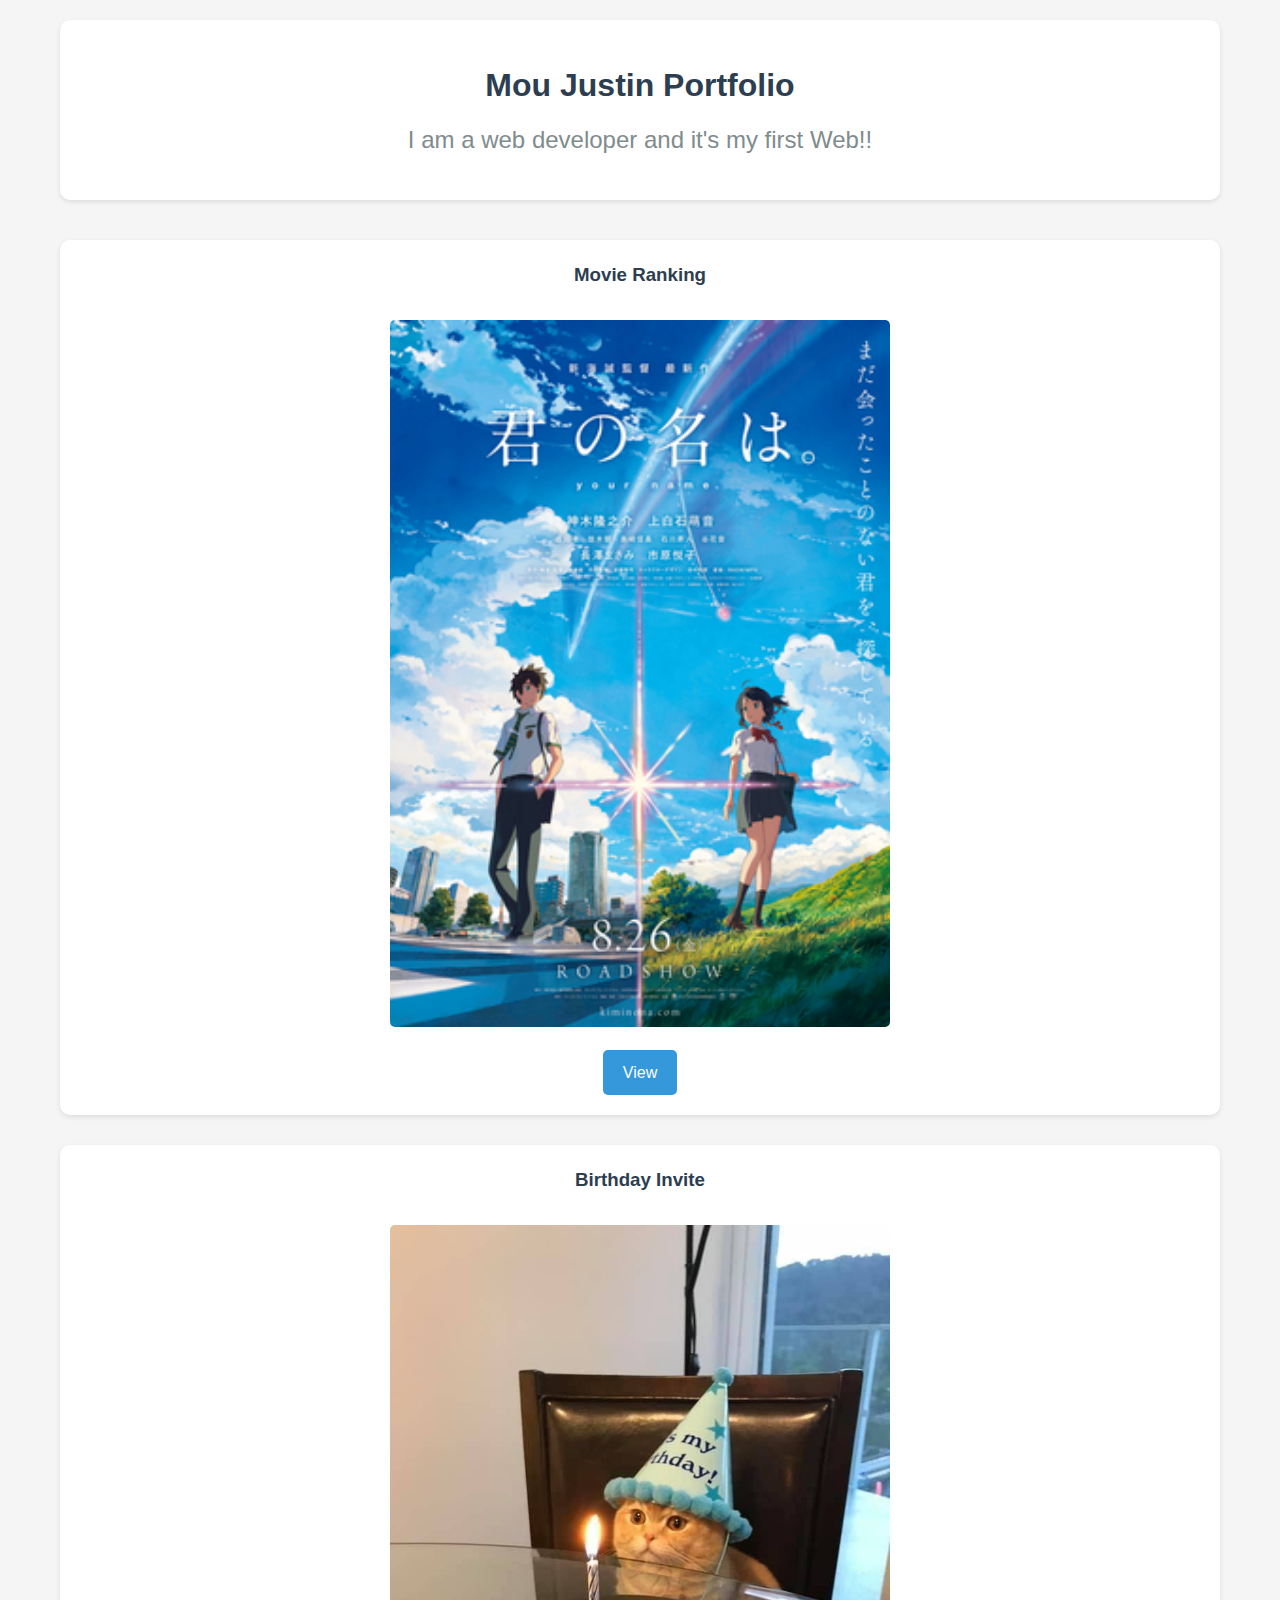
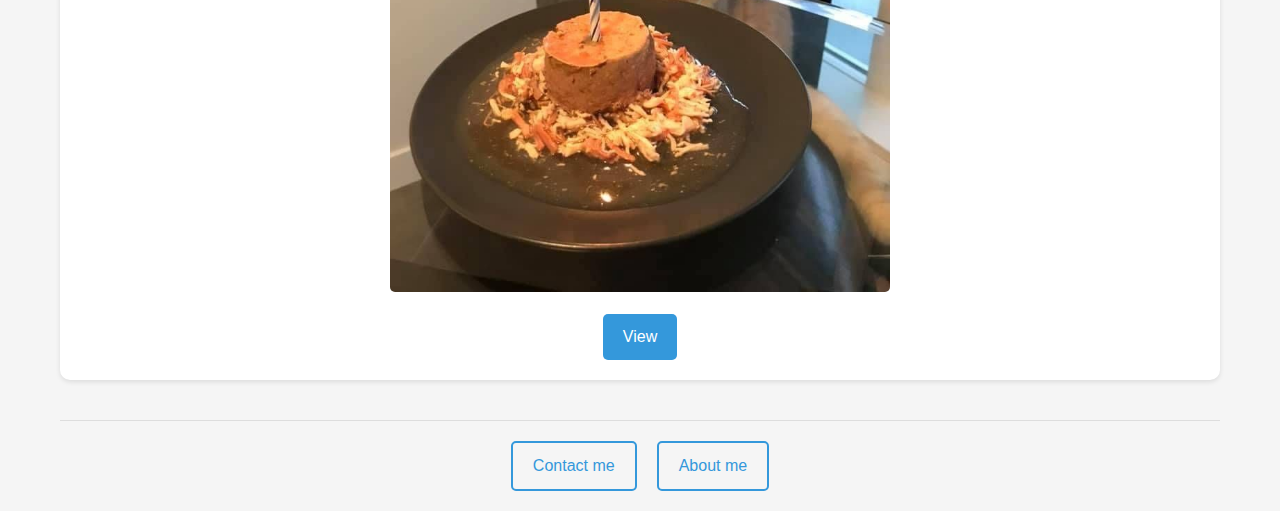
<file: index.html>
<!DOCTYPE html>
<html lang="en">
<head>
    <meta charset="UTF-8">
    <meta name="viewport" content="width=device-width, initial-scale=1.0">
    <link rel="stylesheet" href="./style.css">
    <title>Mou Justin Portfolio</title>
</head>
<body>
    <header>
        <h1>Mou Justin Portfolio</h1>
        <h2>I am a web developer and it's my first Web!!</h2>
    </header>
    
    <main>
        <section class="projects">
            <div class="project-card">
                <h3>Movie Ranking </h3>
                <img class="fit-picture" src="./assets/images/kiminonawa.png" alt="Kimi no Nawa">
                <br>
                <a href="./public/movie-ranking.html" class="project-link">View </a>
            </div>

            <div class="project-card">
                <h3>Birthday Invite </h3>
                <img class="fit-picture" src="./assets/images/cat.jpg" alt="Cat">
                <br>
                <a href="./public/birthday-invite.html" class="project-link">View </a>
            </div>
        </section>
    </main>

    <footer>
        <div class="nav-links">
            <a href="./public/contact.html">Contact me</a>
            <a href="./public/about.html">About me</a>
        </div>
    </footer>
</body>
</html>
</file>
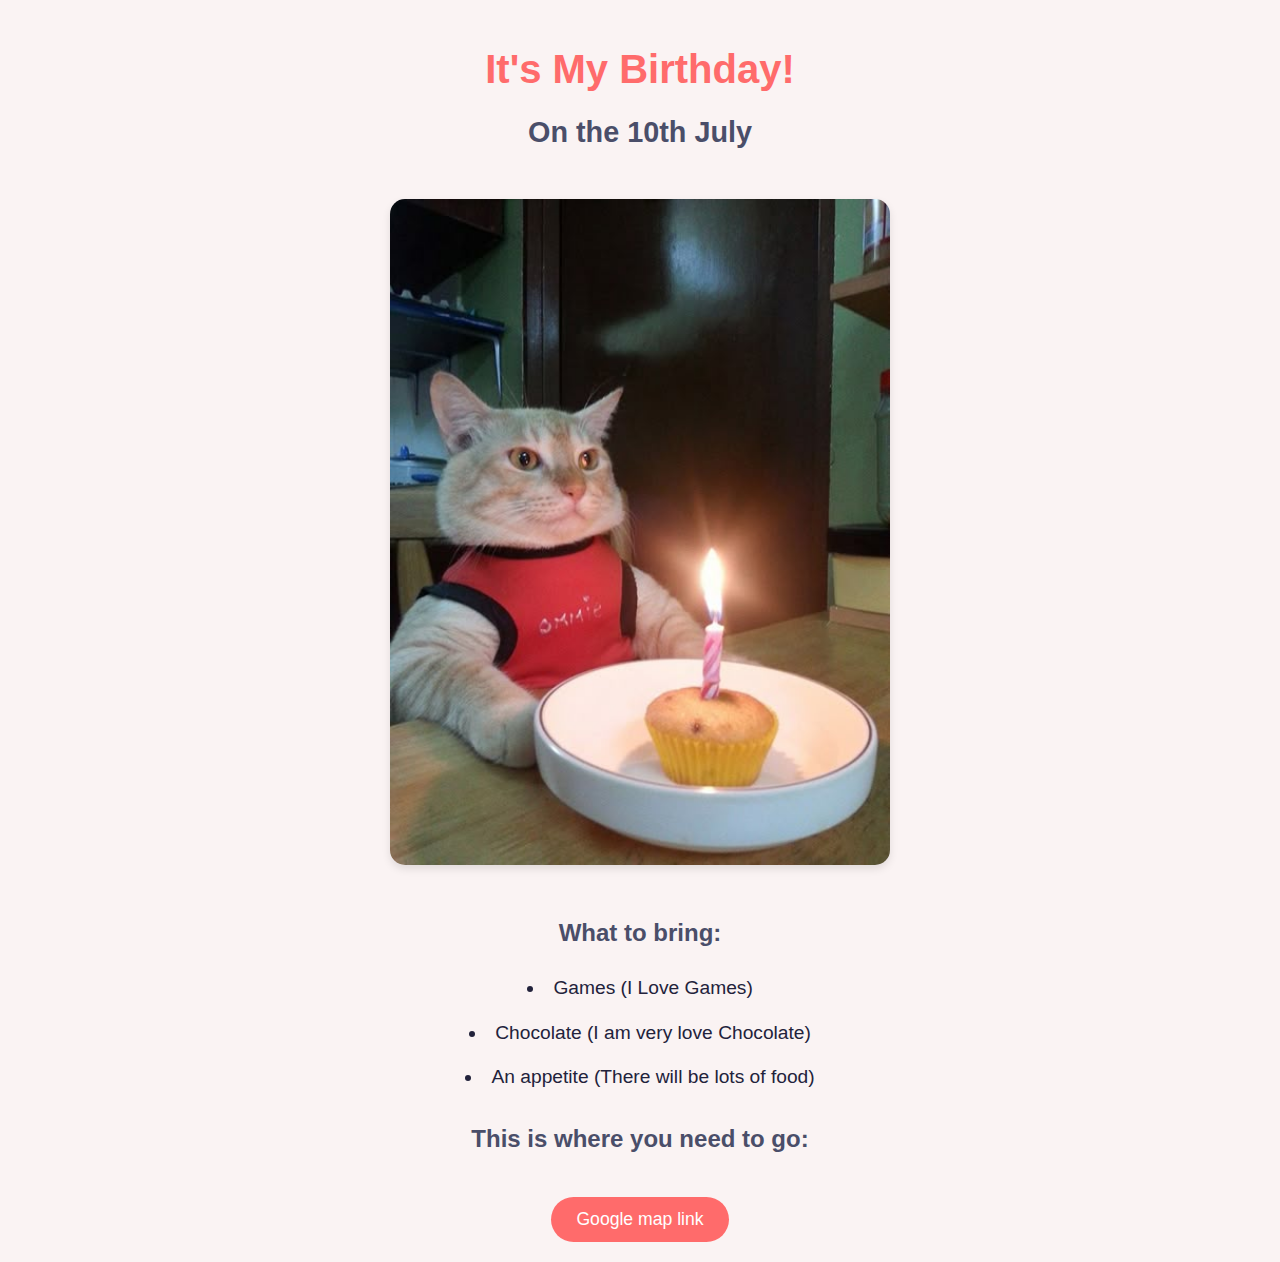
<file: public/birthday-invite.html>
<!DOCTYPE html>
<html lang="en">
<head>
    <meta charset="UTF-8">
    <meta name="viewport" content="width=device-width, initial-scale=1.0">
    <link rel="stylesheet" href="./birthday.css">
    <title>Birthday Invitation</title>
</head>
<body>
    <div class="invitation">
        <h1>It's My Birthday!</h1>
        <h2>On the 10th July</h2>

        <img src="../assets/images/catbirthday.jpg" alt="Cat Birthday" />

        <h3>What to bring:</h3>
        <ul>
            <li>Games (I Love Games)</li>
            <li>Chocolate (I am very love Chocolate)</li>
            <li>An appetite (There will be lots of food)</li>
        </ul>

        <h3>This is where you need to go:</h3>
        <a href="https://g.co/kgs/NZhKRcn">Google map link</a>
    </div>
</body>
</html>
</file>
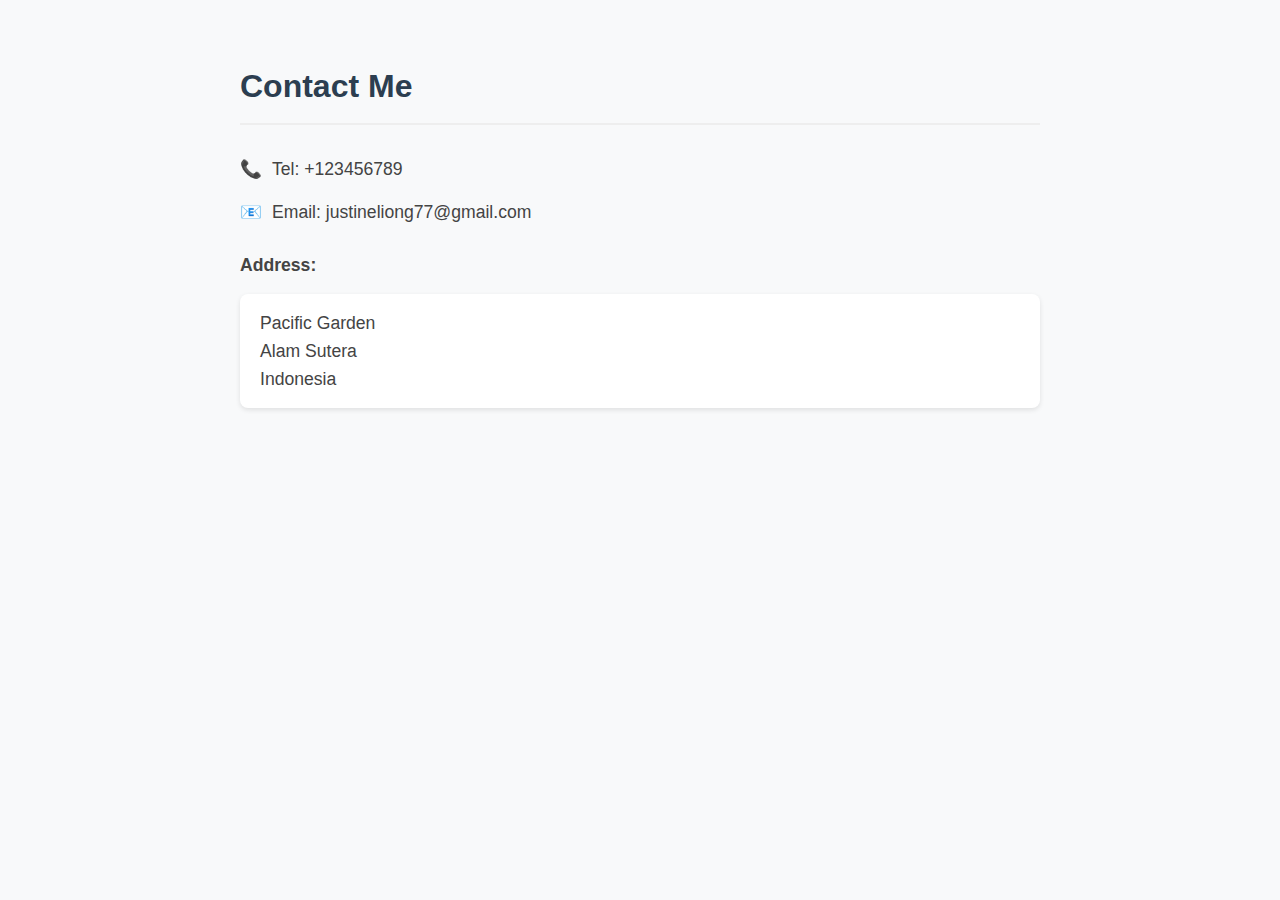
<file: public/contact.html>
<!DOCTYPE html>
<html lang="en">
<head>
    <meta charset="UTF-8">
    <meta name="viewport" content="width=device-width, initial-scale=1.0">
    <link rel="stylesheet" href="./contact.css">
    <title>Contact Me</title>
</head>
<body>
    <div class="contact-info">
        <h1>Contact Me</h1>
        <p>Tel: +123456789</p>
        <p>Email: justineliong77@gmail.com</p>
        <p>Address:</p>
        <p>
            Pacific Garden<br />
            Alam Sutera<br />
            Indonesia<br />
        </p>
    </div>
</body>
</html>
</file>
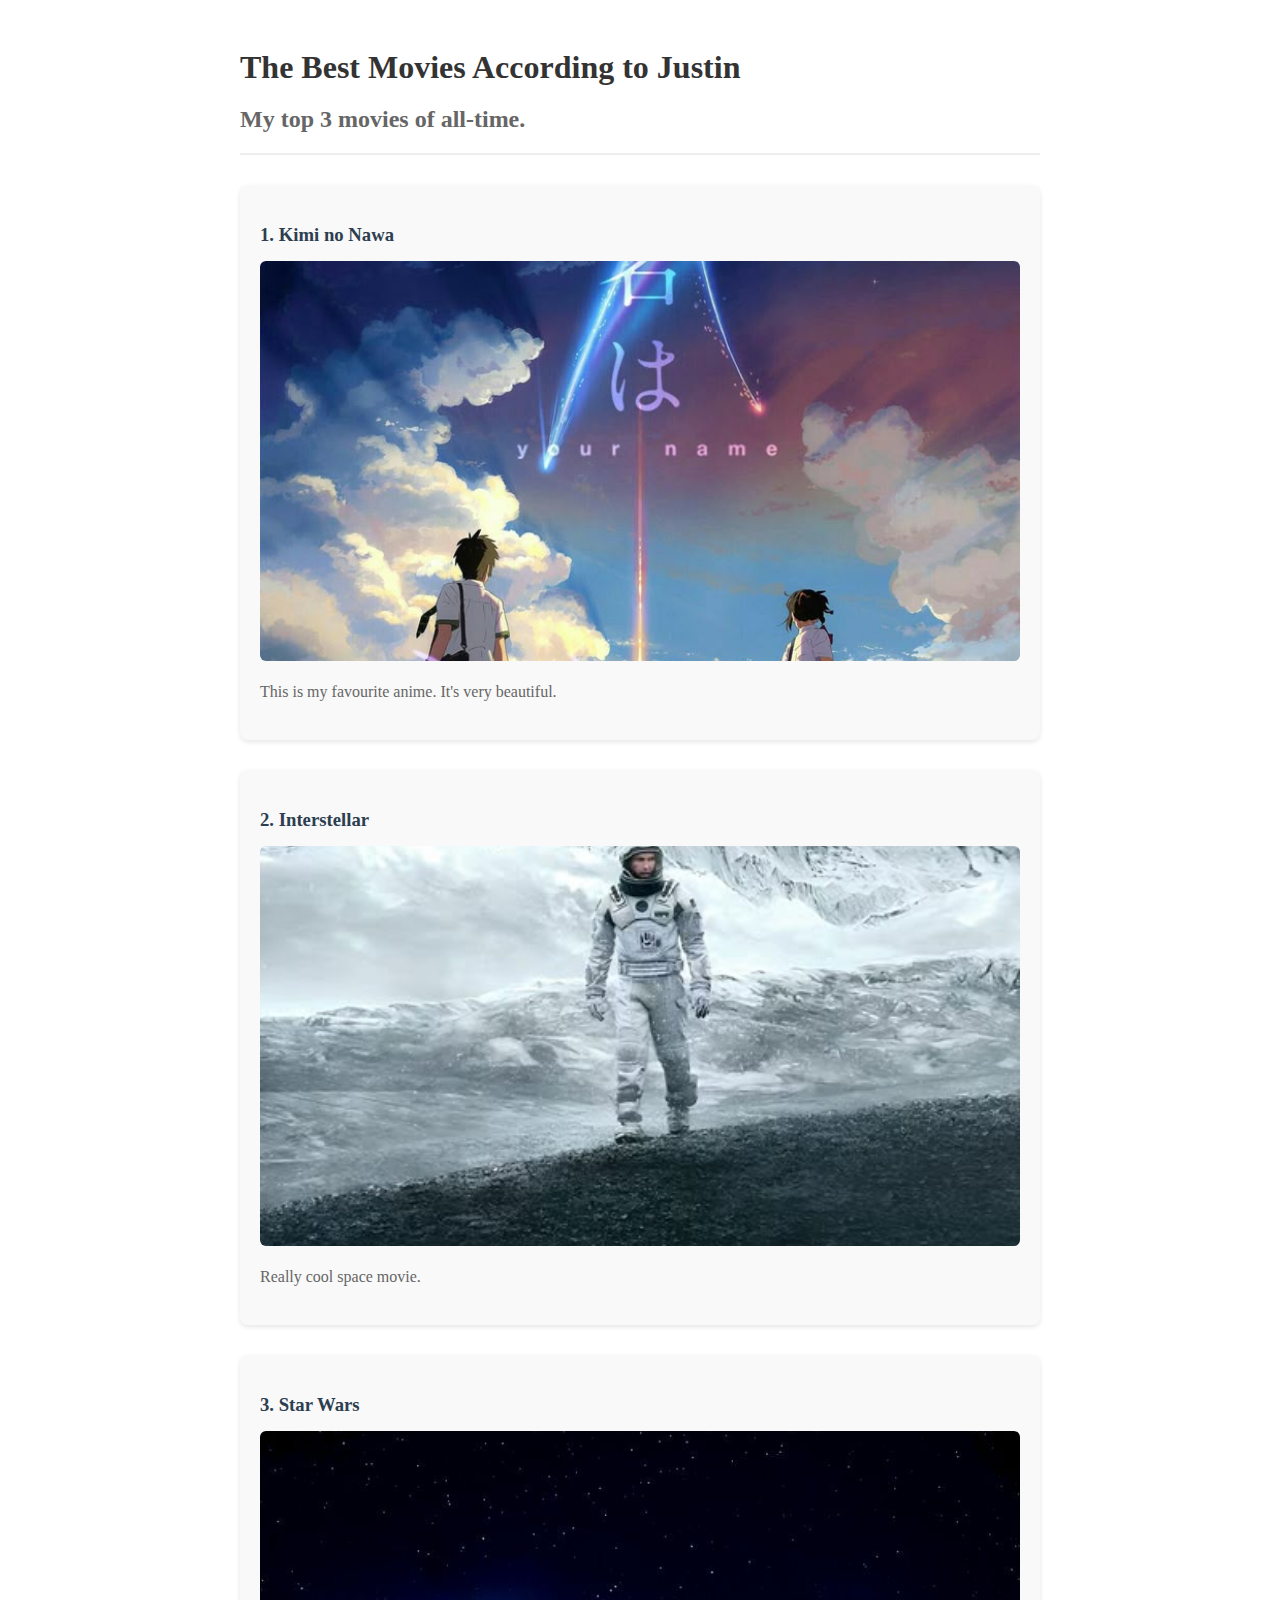
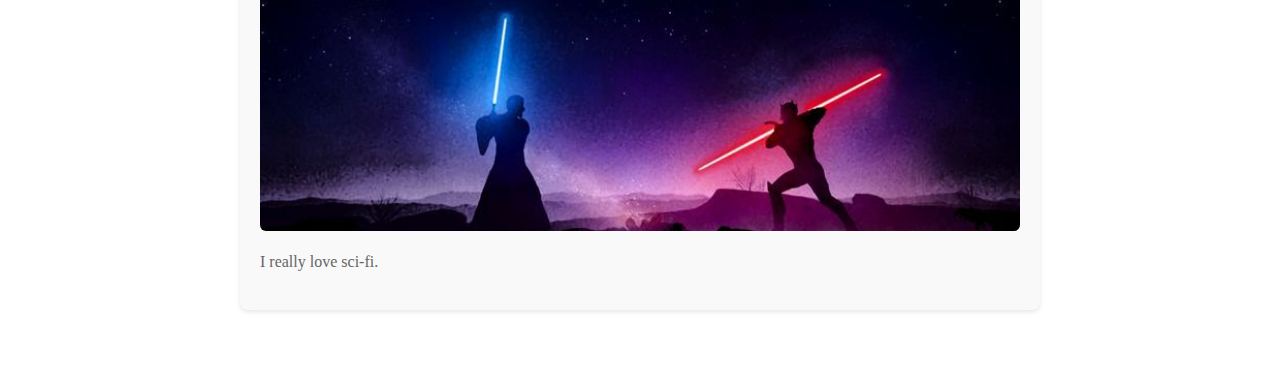
<file: public/movie-ranking.html>
<!DOCTYPE html>
<html lang="en">
<head>
  <meta charset="UTF-8">
  <meta name="viewport" content="width=device-width, initial-scale=1.0">
  <link rel="stylesheet" href="./movie.css">
  <title>Movie List</title>
</head>
<body>
  <div class="movie-list">
    <h1>The Best Movies According to Justin</h1>
    <h2>My top 3 movies of all-time.</h2>
    <hr />
    
    <div class="movie">
        <h3>1. Kimi no Nawa</h3>
        <img src="../assets/images/yourname.jpg" alt="Kimi no Nawa">
        <p>This is my favourite anime. It's very beautiful.</p>
    </div>
  
    <div class="movie">
        <h3>2. Interstellar</h3>
        <img src="../assets/images/interstellar.jpg" alt="Interstellar">
        <p>Really cool space movie.</p>
    </div>
  
    <div class="movie">
        <h3>3. Star Wars</h3>
        <img src="../assets/images/starwars.jpg" alt="">
        <p>I really love sci-fi.</p>
    </div>
  </div>
</body>
</html>
</file>
<file: public/birthday.css>
body {
  max-width: 800px;
  margin: 0 auto;
  padding: 20px;
  text-align: center;
  font-family: Arial, sans-serif;
  background-color: #faf3f3;
}

h1 {
  color: #ff6b6b;
  font-size: 2.5em;
  margin-bottom: 10px;
}

h2 {
  color: #4a4e69;
  font-size: 1.8em;
  margin-bottom: 30px;
}

img {
  width: 100%;
  max-width: 500px;
  height: auto;
  border-radius: 15px;
  margin: 20px 0;
  box-shadow: 0 4px 8px rgba(0,0,0,0.1);
}

h3 {
  color: #4a4e69;
  font-size: 1.5em;
  margin-top: 30px;
}

ul {
  list-style-position: inside;
  padding: 0;
  text-align: center;
  max-width: 400px;
  margin: 20px auto;
}

li {
  color: #22223b;
  font-size: 1.2em;
  line-height: 1.8;
  margin: 10px 0;
}

a {
  display: inline-block;
  margin-top: 20px;
  padding: 12px 25px;
  background-color: #ff6b6b;
  color: white;
  text-decoration: none;
  border-radius: 25px;
  font-size: 1.1em;
  transition: background-color 0.3s ease;
}

a:hover {
  background-color: #ff8585;
}

/* Make it responsive */
@media (max-width: 600px) {
  body {
      padding: 15px;
  }

  h1 {
      font-size: 2em;
  }

  h2 {
      font-size: 1.5em;
  }

  img {
      max-width: 100%;
  }
}
</file>
<file: public/contact.css>
body {
  max-width: 800px;
  margin: 0 auto;
  padding: 40px 20px;
  font-family: Arial, sans-serif;
  line-height: 1.6;
  background-color: #f8f9fa;
}

h1 {
  color: #2c3e50;
  margin-bottom: 30px;
  border-bottom: 2px solid #eee;
  padding-bottom: 10px;
}

p {
  color: #444;
  font-size: 1.1em;
  margin: 15px 0;
}

/* Style for contact information */
p:nth-of-type(1),
p:nth-of-type(2) {
  display: flex;
  align-items: center;
  gap: 10px;
}

p:nth-of-type(1)::before {
  content: "📞";
}

p:nth-of-type(2)::before {
  content: "📧";
}

p:nth-of-type(3) {
  margin-top: 25px;
  font-weight: bold;
}

/* Address styling */
p:last-child {
  background-color: white;
  padding: 15px 20px;
  border-radius: 8px;
  box-shadow: 0 2px 5px rgba(0,0,0,0.1);
}
</file>
<file: public/movie.css>
.movie-list {
  max-width: 800px;
  margin: 0 auto;
  padding: 20px;
}

h1 {
  color: #333;
  margin-bottom: 10px;
}

h2 {
  color: #666;
  margin-bottom: 20px;
}

hr {
  margin: 20px 0;
  border: none;
  border-top: 2px solid #eee;
}

.movie {
  margin: 30px 0;
  padding: 20px;
  background: #f9f9f9;
  border-radius: 8px;
  box-shadow: 0 2px 5px rgba(0,0,0,0.1);
}

.movie h3 {
  color: #2c3e50;
  margin-bottom: 15px;
}

.movie p {
  color: #666;
  line-height: 1.5;
  margin-top: 15px;
}

.movie img {
  width: 100%;
  height: 400px;
  object-fit: cover;
  border-radius: 6px;
  transition: transform 0.3s ease;
}

.movie img:hover {
  transform: scale(1.02);
}

/* Make it responsive for smaller screens */
@media (max-width: 768px) {
  .movie img {
      height: 300px;
  }
}
</file>
<file: style.css>
/* Reset and base styles */
* {
  margin: 0;
  padding: 0;
  box-sizing: border-box;
}

body {
  font-family: Arial, sans-serif;
  line-height: 1.6;
  max-width: 1200px;
  margin: 0 auto;
  padding: 20px;
  background-color: #f5f5f5;
}

/* Header styles */
header {
  text-align: center;
  padding: 40px 0;
  background-color: white;
  border-radius: 10px;
  margin-bottom: 30px;
  box-shadow: 0 2px 5px rgba(0,0,0,0.1);
}

h1 {
  color: #2c3e50;
  margin-bottom: 10px;
}

h2 {
  color: #7f8c8d;
  font-weight: normal;
}

/* Project section styles */
.projects {
  margin: 40px 0;
}

.projects h2 {
  text-align: center;
  margin-bottom: 30px;
}

.project-card {
  background: white;
  padding: 20px;
  border-radius: 10px;
  margin-bottom: 30px;
  box-shadow: 0 2px 5px rgba(0,0,0,0.1);
  text-align: center;
}

.project-card h3 {
  color: #2c3e50;
  margin-bottom: 15px;
}

.fit-picture {
  width: 100%;
  max-width: 500px;
  height: auto;
  border-radius: 5px;
  margin: 15px 0;
  transition: transform 0.3s ease;
}

.fit-picture:hover {
  transform: scale(1.02);
}

.project-link {
  display: inline-block;
  padding: 10px 20px;
  background-color: #3498db;
  color: white;
  text-decoration: none;
  border-radius: 5px;
  transition: background-color 0.3s ease;
}

.project-link:hover {
  background-color: #2980b9;
}

/* Footer styles */
footer {
  margin-top: 40px;
  padding-top: 20px;
  border-top: 1px solid #ddd;
}

.nav-links {
  display: flex;
  justify-content: center;
  gap: 20px;
}

.nav-links a {
  color: #3498db;
  text-decoration: none;
  padding: 10px 20px;
  border: 2px solid #3498db;
  border-radius: 5px;
  transition: all 0.3s ease;
}

.nav-links a:hover {
  background-color: #3498db;
  color: white;
}

/* Responsive design */
@media (max-width: 768px) {
  body {
      padding: 10px;
  }
  
  .fit-picture {
      max-width: 100%;
  }
}
</file>
